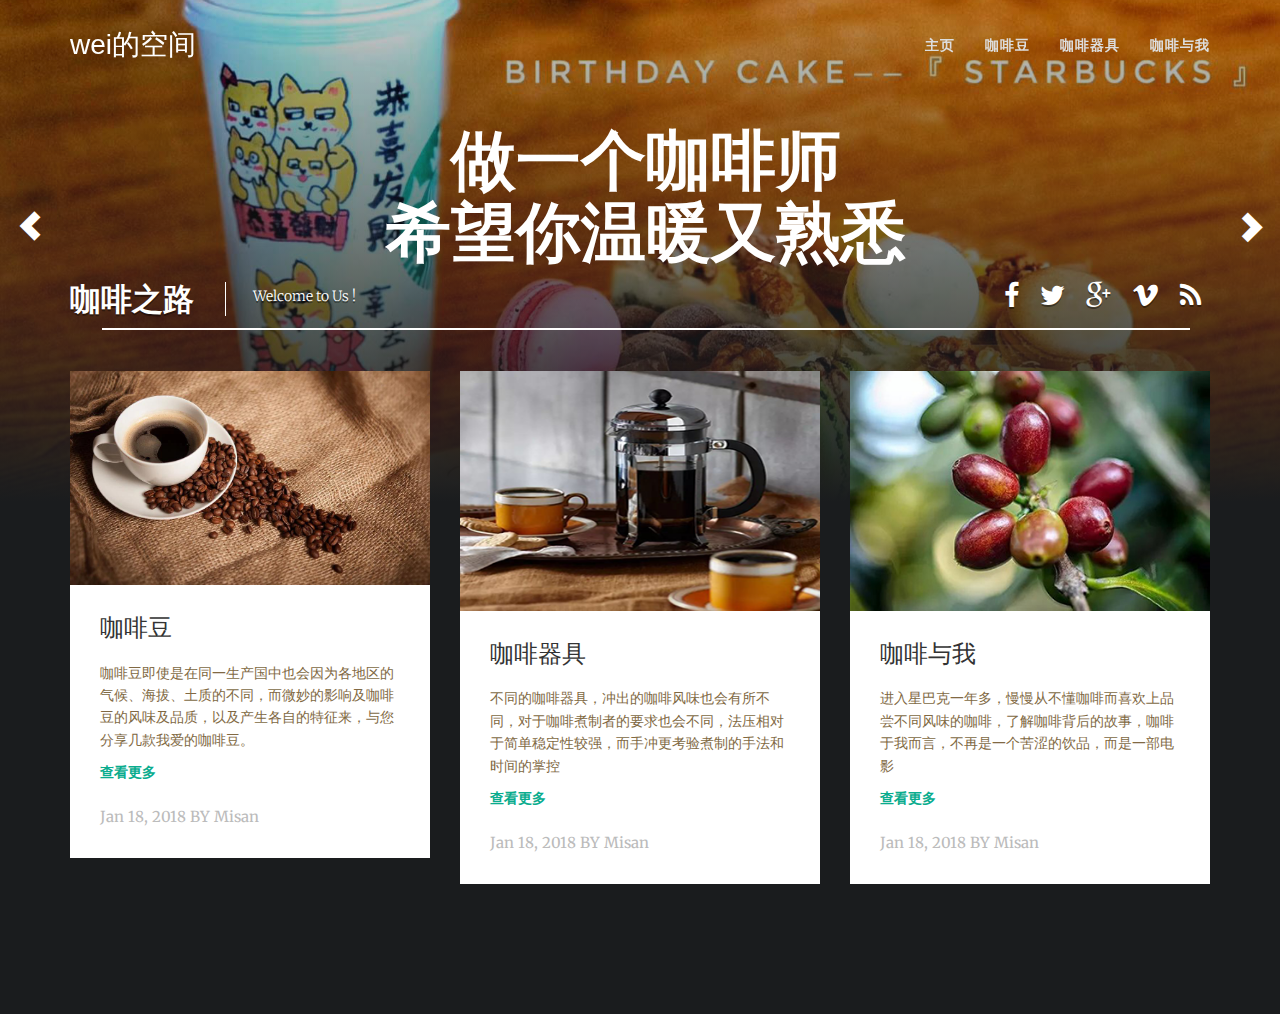
<file: 1421172245/index.html>
<html>
<head>
  <!-- META DATA -->
	<meta charset="utf-8" />
    <meta http-equiv="X-UA-Compatible" content="IE=edge" />
    <meta name="viewport" content="width=device-width, initial-scale=1" />
    <meta name="description" content="Free Bootstrap Themes by HTML5XCSS3 dot com - Free Responsive Html5 Templates">
    <meta name="author" content="#">

	<title>weiminshan</title>
  
	<!-- Bootstrap Core CSS -->
    <link rel="stylesheet" href="css/bootstrap.min.css"  type="text/css">
	
	<!-- Owl Carousel Assets -->
    <link href="owl-carousel/owl.carousel.css" rel="stylesheet">
    <!-- <link href="owl-carousel/owl.theme.css" rel="stylesheet"> -->
	
	<!-- Custom CSS -->
    <link rel="stylesheet" href="css/style.css">
	
	<!-- Custom Fonts -->
    <link rel="stylesheet" href="font-awesome-4.4.0/css/font-awesome.min.css"  type="text/css">
	<link href='http://fonts.googleapis.com/css?family=Asap:400,700' rel='stylesheet' type='text/css'>
	
	<!-- HTML5 Shim and Respond.js IE8 support of HTML5 elements and media queries -->
    <!-- WARNING: Respond.js doesn't work if you view the page via file:// -->
    <!--[if lt IE 9]>
        <script src="js/html5shiv.js"></script>
        <script src="js/respond.min.js"></script>
    <![endif]-->
	
</head>

 <body class="index-page">

	<!-- /////////////////////////////////////////Navigation -->
    <nav class="navbar navbar-default navbar-fixed-top">
        <div class="container">
            <!-- Brand and toggle get grouped for better mobile display -->
            <div class="navbar-header page-scroll">
                <button type="button" class="navbar-toggle" data-toggle="collapse" data-target="#bs-example-navbar-collapse-1">
                    <span class="sr-only">Toggle navigation</span>
                    <span class="icon-bar"></span>
                    <span class="icon-bar"></span>
                    <span class="icon-bar"></span>
                </button>
                <a class="navbar-brand page-scroll" href="index.html">wei的空间</a>
            </div>

            <!-- Collect the nav links, forms, and other content for toggling -->
            <div class="collapse navbar-collapse" id="bs-example-navbar-collapse-1">
                <ul class="nav navbar-nav navbar-right">
					<li>
                        <a class="page-scroll" href="index.html">主页</a>
                    </li>
					<li>
                        <a class="page-scroll" href="single.html">咖啡豆</a>
                    </li>
                    <li>
                        <a class="page-scroll" href="archive.html">咖啡器具</a>
                    </li>
                    <li>
                        <a class="page-scroll" href="contact.html">咖啡与我</a>
                    </li>
                </ul>
            </div>
            <!-- /.navbar-collapse -->
        </div>
        <!-- /.container-fluid -->
    </nav>
	<!-- Navigation -->

	<!-- CAROUSEL -->
	<div id="carousel-example-generic" class="carousel slide hidden-xs" data-ride="carousel" data-interval="4000">
		<!-- Wrapper for slides -->
		<div class="carousel-inner">
			<div class="item active">
				<img src="images/bg1.png" alt="...">
				<!-- Static Header -->
				<div class="container">
				<div class="header-text hidden-xs">
					<div class="col-md-12 text-center">
						<h1>做一个咖啡师</h1>
						<h1>希望你温暖又熟悉</h1>
						
						
						
					</div>
				</div><!-- /header-text -->
				</div>
			</div>
			<div class="item">
				<img src="images/bg2.png" alt="...">
				<!-- Static Header -->
				<div class="header-text hidden-xs">
					<div class="col-md-12 text-center">
						<h1>做一个咖啡师</h1>
						<h1>希望你温暖又熟悉</h1>
						
						
						
					</div>
				</div><!-- /header-text -->
			</div>
			
		</div>
		<!-- Controls -->
		<a class="left carousel-control" href="#carousel-example-generic" role="button" data-slide="prev">
			<span class="glyphicon glyphicon-chevron-left"></span>
		</a>
		<a class="right carousel-control" href="#carousel-example-generic" role="button" data-slide="next">
			<span class="glyphicon glyphicon-chevron-right"></span>
		</a>
	</div> <!-- Carousel -->
	
	<header class="container">
		<div class="site-branding">
			<h1 class="site-title">
				<a href="index.html">
					<span>咖啡之路</span>
				</a>
			</h1>
			<h2 class="site-description">Welcome to Us !</h2>
		</div>
		<div class="social-links">
			<ul class="list-inline">
				<li><a href="#"><i class="fa fa-facebook"></i></a></li>
				<li><a href="#"><i class="fa fa-twitter"></i></a></li>
				<li><a href="#"><i class="fa fa-google-plus"></i></a></li>
				<li><a href="#"><i class="fa fa-vimeo"></i></a></li>
				<li><a href="#"><i class="fa fa-rss"></i></a></li>
			</ul>
		</div>
	</header>
    <div class="copyrights">Collect from <a href="http://www.cssmoban.com/" >企业网站模板</a></div>
	
	<!-- /////////////////////////////////////////Content -->
	<div id="page-content">
	
		<!-- ////////////Content Box 01 -->
		<section class="box-content box-1">
			<div class="container">
				<div class="row">
					<div class="col-md-4">
						<div class="box-item">
							<img src="images/kafeidou.jpg" class="img-responsive"/>
							<div class="content">
								<h3>咖啡豆</h3>
								<p> 咖啡豆即使是在同一生产国中也会因为各地区的气候、海拔、土质的不同，而微妙的影响及咖啡豆的风味及品质，以及产生各自的特征来，与您分享几款我爱的咖啡豆。</p>
								<a href="single.html">查看更多</a>
								<br><br>
								<span>Jan 18, 2018 BY  Misan</span><br>
							</div>
						</div>
						
						
						
					</div>
					<div class="col-md-4">
						<div class="box-item">
							<img src="images/qiju.png" class="img-responsive"/>
							<div class="content">
								<h3>咖啡器具</h3>
								<p> 不同的咖啡器具，冲出的咖啡风味也会有所不同，对于咖啡煮制者的要求也会不同，法压相对于简单稳定性较强，而手冲更考验煮制的手法和时间的掌控</p>
								<a href="archive.html">查看更多</a>
								<br><br>
								<span>Jan 18, 2018 BY  Misan</span><br>
							</div>
						</div>
						 
						
						
					</div>
					<div class="col-md-4">
						<div class="box-item">
							<img src="images/yuwo.jpg" class="img-responsive"/>
							<div class="content">
								<h3>咖啡与我</h3>
								<p>  进入星巴克一年多，慢慢从不懂咖啡而喜欢上品尝不同风味的咖啡，了解咖啡背后的故事，咖啡于我而言，不再是一个苦涩的饮品，而是一部电影</p>
								<a href="contact.html">查看更多</a>
								<br><br>
								<span>Jan 18, 2018 BY  Misan</span><br>
							</div>
						</div>
						
						
						
					</div>
				</div>
			</div>
		</section>
	</div>
	
	<!-- FOOTER -->

  
	<!-- jQuery -->
	<script type="text/javascript" src="js/jquery-2.1.1.js"></script>
	<script type="text/javascript" src="js/bootstrap.min.js"></script>
	
	<!-- Custom Theme JavaScript -->
	<script src="js/agency.js"></script>

	<!-- Plugin JavaScript -->
	<script src="js/jquery.easing.min.js"></script>
	<script src="js/classie.js"></script>
	<script src="js/cbpAnimatedHeader.js"></script>
	
</body>
</html>
</file>
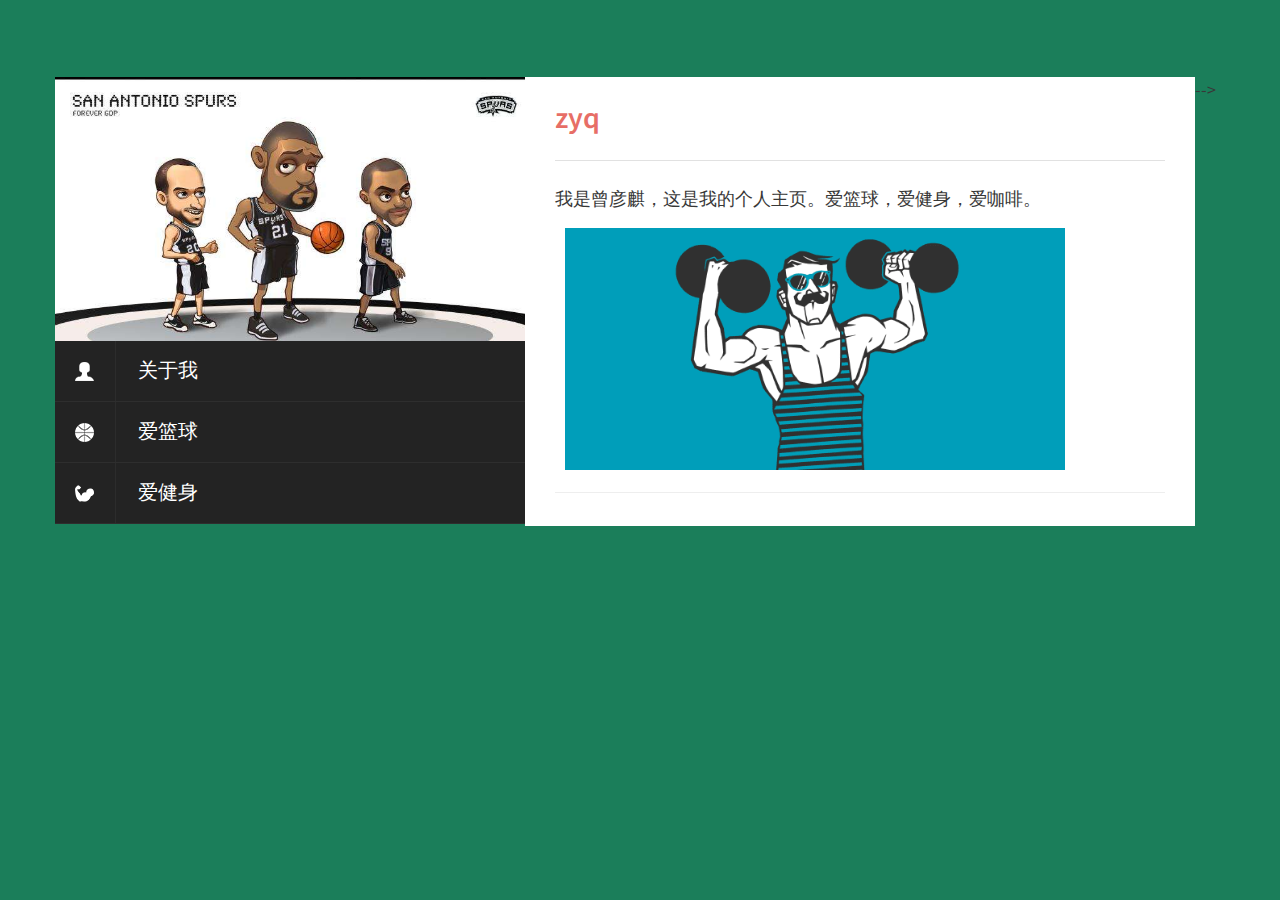
<file: 1421172256/index.html>
<!DOCTYPE html>
<html>
<head>
	<meta charset="utf-8">
	<meta name="viewport" content="width=device-width, initial-scale=1.0">
	
	<title>zyq</title>
	<link href="css/demo.css" rel="stylesheet" type="text/css">
	 <link rel="stylesheet" href="css/jqbar.css" />
	<link rel="stylesheet" type="text/css" href="css/bootstrap.css">
	<link rel="stylesheet" type="text/css" href="css/bootstrap-responsive.css">

	<link href='http://fonts.googleapis.com/css?family=Source+Sans+Pro:300,600' rel='stylesheet' type='text/css'>

	<link rel="stylesheet" type="text/css" href="css/style.css">
	
	<link rel="stylesheet" href="font-awesome/css/font-awesome.min.css">
    <link rel="stylesheet" type="text/css" href="css/simpletextrotator.css" />
    
    <!--[if lt IE 9]> 
			<style>
				.rw-wrapper{ display: none; } 
				.rw-sentence-IE{ display: block;  }
			</style>
	<![endif]-->
</head>
<body >

	<div class="container topbottom">
		<div class="row-fluid">

			<div class="span5">
				<img src="img/1.jpg" alt="Profile Avatar" class="avatar">

				<div class="navigation">
					<div>
						<ul>
							<li>
								<img src="img/about-icon.png">
								<a href="index.html">关于我</a>
							</li>
							<li>
								<img src="img/1.png">
								<a href="portfolio.html">爱篮球</a>
							</li>
							<li>
								<img src="img/2.png">
								<a href="follow.html">爱健身</a>
							</li>
							
						</ul>
					</div>
				</div> 			
			</div>
            <div class="copyrights">Collect from <a href="http://www.cssmoban.com/" title="模板之家">模板之家</a></div>

			<div class="span7 homeabout">
				<div class="person">
					<span class="name">zyq</span>
					
				</div>
				<div class="desciption home">
					<p>我是曾彦麒，这是我的个人主页。爱篮球，爱健身，爱咖啡。</p>
					<img src="img/js.gif" style="background: space;width: 500px;"">

				</div>	
				</div> -->
				<div class="row">
                           
						</div>
					</div>					
					
				</div>			
				
			</div>

		</div>
	</div>
    <script src="js/jquery-1.7.1.min.js" type="text/javascript"></script>
	<script src="js/jqbar.js" type="text/javascript"></script>
	
	<script type="text/javascript">
	 $(document).ready(function () {			
		
            $('#bar-1').jqbar({ label: 'HTML5', value: 80, barColor: '#21ba82' });

            $('#bar-2').jqbar({ label: 'CSS', value: 99, barColor: '#21ba82' });

            $('#bar-3').jqbar({ label: 'JavaScript', value: 85, barColor: '#21ba82' });

            $('#bar-4').jqbar({ label: 'WordPress', value: 75, barColor: '#21ba82' });

          
			
			$('#bars-content .content').css({'opacity':'0',display:'none'});
			$('#bars-content .content:eq(0)').css('display','block').animate({opacity:1},1000);
			$('.jqbar:first').addClass('active');
			$('.jqbar').hover(function(){ $(this).addClass('hover');},function(){ $(this).removeClass('hover');});
			$('.jqbar').click(function(){
				$('.jqbar').removeClass('active');
				var id = $(this).addClass('active').attr('id').replace('bar','content');				
				$('#bars-content .content').css({'opacity':'0',display:'none'});
				$('#' + id).css('display','block').animate({opacity:1},1000);
				
			});		
			
			/* $(".rotate").textrotator({
				animation: "spin",
				separator: ",",
				speed: 2000
			  });
			*/
			
        });
		
    </script>
    <script type="text/javascript" src="js/jquery.simple-text-rotator.min.js"></script>
  			
</body>
</html>
</file>
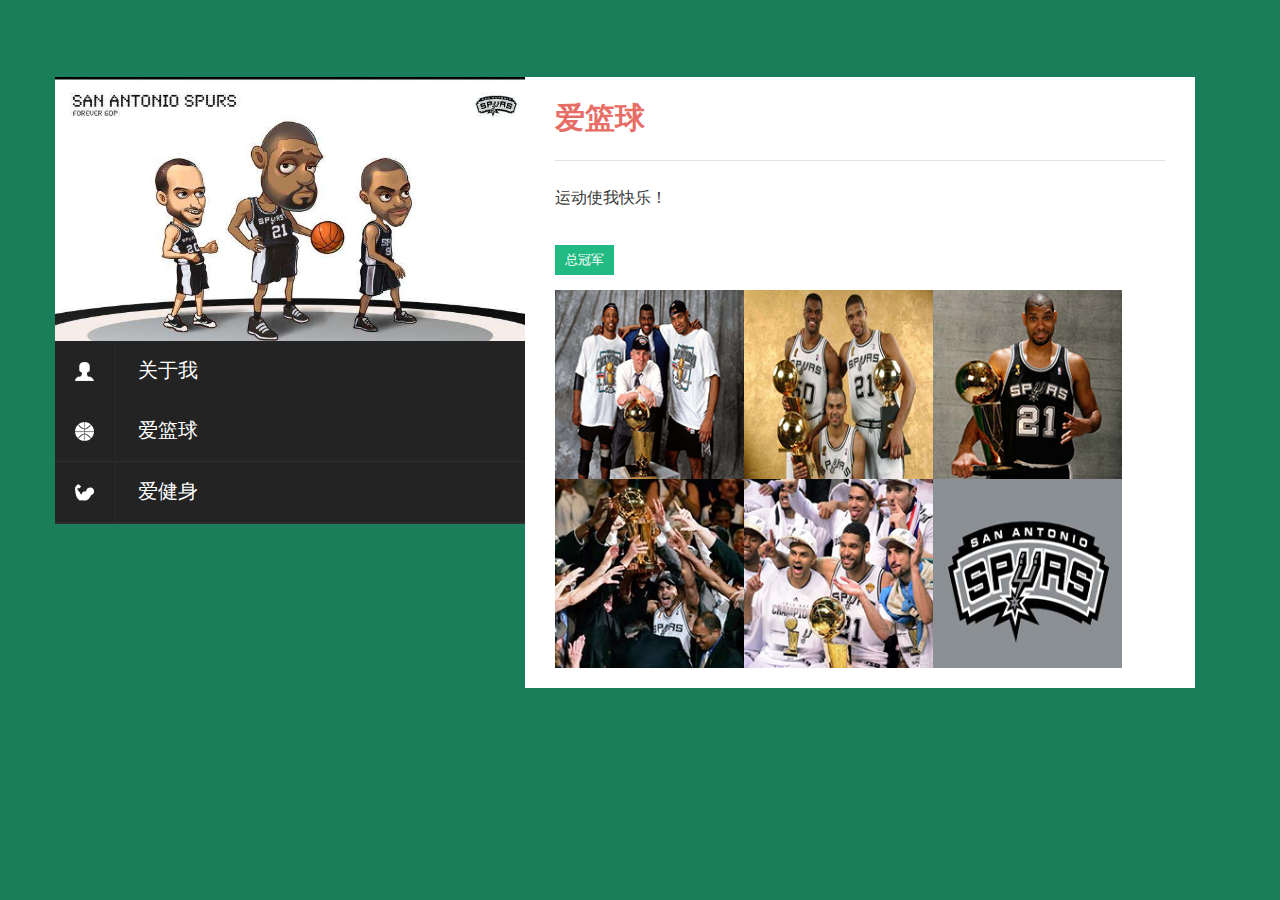
<file: 1421172256/portfolio.html>
<!DOCTYPE html>
<html>
<head>
<meta charset="utf-8">
<meta name="viewport" content="width=device-width, initial-scale=1.0">
<title>zyq</title>
<link href="css/demo.css" rel="stylesheet" type="text/css">
<link rel="stylesheet" type="text/css" href="css/bootstrap.css">
<link rel="stylesheet" type="text/css" href="css/bootstrap-responsive.css">
<link href='http://fonts.googleapis.com/css?family=Source+Sans+Pro:300,600' rel='stylesheet' type='text/css'>
<link rel="stylesheet" type="text/css" href="css/style.css">
<link rel="stylesheet" type="text/css" href="css/jquery.fancybox.css">
<link rel="stylesheet" href="font-awesome/css/font-awesome.min.css">

<!--[if lt IE 9]> 
			<style>
				.rw-wrapper{ display: none; } 
				.rw-sentence-IE{ display: block;  }
			</style>
	<![endif]-->
</head>
<body ">
<div class="container topbottom">
  <div class="row-fluid">
    <div class="span5"> <img src="img/1.jpg" alt="Profile Avatar" class="avatar">
      <div class="navigation">
        <div>
          <ul>
            <img src="img/about-icon.png">
                <a href="index.html">关于我</a>
              </li>
              <li>
                <img src="img/1.png">
                <a href="portfolio.html">爱篮球</a>
              </li>
              <li>
                <img src="img/2.png">
                <a href="follow.html">爱健身</a>
              </li>
              <li>

          </ul>
        </div>
      </div>
    </div>
    <div class="span7 homeabout">
      <div class="person"> <span class="name">爱篮球</span> </div>
      <div class="desciption">
        <p class="font16">运动使我快乐！</p>
      </div>
      <div id="portfolio" class="white">
        <ul id="portfolio-filter">
          <li><a href="#" class="current" data-filter="*">总冠军</a></li>
        </ul>
        <ul id="portfolio-list">
          <li class="illustration print">
            <div class="flip-container">
              <div class="flipper"><a href="img/portfolio/1999.jpg" title="Lorem ipsum dolor sit amet, consectetur adipiscing elit. Etiam quis mi eu elit tempor facilisis id et neque" rel="portfolio" class="folio">
                <div class="front">  <img src="img/portfolio/c1.jpg" alt=""> </div>
                <div class="back">
                  <h4>1999总冠军</h4>
                </div>
                
                </a>
              </div>
            </div>
          </li>
          <li class="webdesign">
            <div class="flip-container">
              <div class="flipper">
              
              <a  href="img/portfolio/2003.jpg"  rel="portfolio" class="folio">
                <div class="front">  <img src="img/portfolio/c2.jpg" alt="" >  </div>
                <div class="back">
                  <h4>2003总冠军</h4>
                </div>
              </a>  
              </div>
            </div>
          </li>
          <li class="photoghraphy">
            <div class="flip-container">
              <div class="flipper">
              
              <a  href="img/portfolio/2007.jpg"  rel="portfolio" class="folio">
                <div class="front">  <img src="img/portfolio/c3.jpg" alt="" > </div>
                <div class="back">
                  <h4>2007总冠军</h4>
                </div>
              </a> 
                
              </div>
            </div>
          </li>
          <li class="animation print">
            <div class="flip-container">
                <div class="flipper">
                <a href="img/portfolio/2005.jpg" rel="portfolio" class="folio">
                    <div class="front">
                    	 <img src="img/portfolio/c4.jpg" alt="" />
                    </div>
                     <div class="back">
                      <h4>2005总冠军</h4>
                      
                    </div>
                    
                 </a>   
                    
               </div>
           </div>
            </li>
          <li class="animation">
            <div class="flip-container">
              <div class="flipper">
                <a href="img/portfolio/2014.jpg" rel="portfolio" class="folio">
                <div class="front"> <img src="img/portfolio/c5.jpg" alt="" >  </div>
                <div class="back">
                  <h4>2014总冠军</h4>
                
                </div>
                </a>
              </div>
            </div>
          </li>
          <li class="webdesign print">
            <div class="flip-container">
              <div class="flipper">
                <a href="img/portfolio/logo.jpg" rel="portfolio" class="folio">
                <div class="front">  <img src="img/portfolio/logo-1.jpg" alt="" >  </div>
                <div class="back">
                  <h4>马刺队logo</h4>
                </div>
                </a>
                

        </ul>
      </div>
    </div>
  </div>
</div>
<script src="js/jquery-1.7.1.min.js" type="text/javascript"></script>
<script src="js/modernizr.js"></script> 
<script type="text/javascript" src="js/jquery.fancybox.pack.js"></script> 
<script type="text/javascript" src="js/jquery.isotope.min.js"></script> 
<script src="js/custom.js" type="text/javascript"></script> 
<script type="text/javascript">
	$(document).ready(function(){		
		$('.flip-container').hover(function(){				
			$(this).addClass('flip');
		},function(){
			$(this).removeClass('flip');
		});
	});
</script>
  
</body>
</html>
</file>
<file: 1421172245/css/style.css>
/* ==== Google font ==== */
@import url(https://fonts.googleapis.com/css?family=Merriweather);
@import url(https://fonts.googleapis.com/css?family=Open+Sans);

/* ---------------------------------------------------------------------------- */
/* ------------------------------------Html-Body------------------------------- */
/* ---------------------------------------------------------------------------- */
body {font-family: 'Merriweather', serif;color: #666;background: #1A1C1E;font-size: 14px;line-height: 1.6em;font-weight: 400;position: relative;}
html, body {width:100%; padding:0; margin:0;}

::-moz-selection{background:#000;color:#fff;text-shadow:none}
::selection{background:#000;color:#fff;text-shadow:none}
/* ---------------------------------------------------------------------------- */
/* ---------------------------------------------------------------------------- */
/* ---------------------------------------------------------------------------- */
html { -webkit-text-size-adjust: none;}
.video embed,.video object,.video iframe { width: 100%;  height: auto;}
img{max-width:100%;	height: auto;width: auto\9; /* ie8 */}
figure { margin: 0; }

h1 {font-size: 38px;}
h2 {font-size: 36px;}
h3 {font-size: 32px;}
h4 {font-size: 28px;}
h5 {font-size: 24px;}
h6 {font-size: 20px;}

h1,h2,h3,h4,h5,h6 {font-weight: 600;color: #111;}

p { color:#816943;}

a {
   color: #333;
   -webkit-transition: all .2s ease-in-out;
   -moz-transition: all .2s ease-in-out;
   transition: all .2s ease-in-out;
}

a:hover,
a:focus {text-decoration: underline;color: #333;}

input:not([type]), input[type="color"], input[type="email"], input[type="number"], input[type="password"], input[type="tel"], input[type="url"], input[type="text"], input[type="search"], textarea, .form-control, select {
    border: 2px solid #E7E7E7;
    border-radius: 0 0 0 0;
    box-shadow: none;
    color: #999999;
    display: block;
    font-size: 14px;
    font-weight: normal;
    height: 40px;
    line-height: 1.2;
    margin: 10px 0;
    outline: medium none;
    padding: 5px 10px 0;
    transition: border-color 0.2s ease-in-out 0s, color 0.2s ease-in-out 0s;
    width: 100%;
	background-color: transparent;
    border: 2px solid #444444;
}

.f-right{float: right;}
.f-left{float: left;}
.t-center{text-align: center; margin: 0 auto;}
.t-right{text-align: right;}
.t-left{text-align: left;}

.post{}
.post:after, .post:before, article:after, article:before, section:after, section:before{clear: both; content: '\0020'; display: block; visibility: hidden; width: 0; height: 0;}

.clear{content: "\0020"; display: block; height: 0; clear: both; visibility: hidden; }
.clearfix:after, .clearfix:before{clear: both; content: '\0020'; display: block; visibility: hidden; width: 0; height: 0;}
.copyrights{
	text-indent:-9999px;
	height:0;
	line-height:0;
	font-size:0;
	overflow:hidden;
}
.no-gutter > [class*=col-] {
    padding-right: 0;
    padding-left: 0;
}

.text-primary {
    color: #0AAC8E;
}

hr{max-width: 50px;
    border-color: #0AAC8E;
    border-width: 5px;}

/* ---------------------------------------------------------------------------- */
/* ----------------------------------Navbar------------------------------------ */
/* ---------------------------------------------------------------------------- */
.navbar-default .navbar-nav > .active > a, .navbar-default .navbar-nav > .active > a:hover, .navbar-default .navbar-nav > .active > a:focus{background: none;}
.navbar-default {border-color: transparent;background-color: #222;}
.navbar-default .navbar-brand {font-family: Helvetica,Arial,cursive;color: #fff;}
.navbar-default .navbar-brand:hover,
.navbar-default .navbar-brand:focus,
.navbar-default .navbar-brand:active,
.navbar-default .navbar-brand.active {color: #fec503;}

.navbar-default .navbar-collapse {border-color: rgba(255,255,255,.02);}

.navbar-default .navbar-toggle {border: none;background-color: #0AAC8E;}
.navbar-default .navbar-toggle span.icon-bar{background-color: #fff;}
.navbar-default .navbar-toggle:hover,
.navbar-default .navbar-toggle:focus {background-color: #0AAC8E;}

.navbar-default .nav li a {text-transform: uppercase;font-family: Helvetica,Arial,sans-serif;font-weight: bold;letter-spacing: 1px;color: #ddd;}
.navbar-default .nav li a:hover,
.navbar-default .nav li a:focus {outline: 0;color: #fff;}

.navbar-default .navbar-nav>.active>a {border-radius: 0;color: #ddd;background: none;}
.navbar-default .navbar-nav>.active>a:hover,
.navbar-default .navbar-nav>.active>a:focus {}

@media(min-width:768px) {
    .navbar-default {
        padding: 20px 0;
        border: 0;
        background-color: transparent;
        -webkit-transition: padding .3s;
        -moz-transition: padding .3s;
        transition: padding .3s;
    }

    .navbar-default .navbar-brand {
        font-size: 2em;
        -webkit-transition: all .3s;
        -moz-transition: all .3s;
        transition: all .3s;
    }
    .navbar-default.navbar-shrink {
        padding: 0;
        background-color: rgba(0, 0, 0, 0.9);
    }
	
	.navbar-default.navbar-shrink .nav li a{color: #ddd;}
	.navbar-default.navbar-shrink .nav li a:hover,
	.navbar-default.navbar-shrink .nav li a:focus
	{color: #fff;}
	
    .navbar-default.navbar-shrink .navbar-brand {
        font-size: 1.5em;
    }
}

/* Carousel Styles */
.carousel-inner {position: relative;z-index: -1;}
.carousel-inner::before{background: rgba(0, 0, 0, 0.2) linear-gradient(transparent, #1a1c1e) repeat scroll 0 0;bottom: 0;content: "";display: block;height: 100%;left: 0;position: absolute;width: 100%;z-index: 10;}
.carousel-inner img {width: 100%;}

.carousel-control {width: 0;}
.carousel-control.left,
.carousel-control.right {opacity: 1;filter: alpha(opacity=100);background-image: none;background-repeat: no-repeat;text-shadow: none;}
.carousel-control .glyphicon-chevron-left, 
.carousel-control .glyphicon-chevron-right, 
.carousel-control .icon-prev, 
.carousel-control .icon-next {position: absolute;top: 45%;z-index: 5;display: inline-block;}
.carousel-control .glyphicon-chevron-left,
.carousel-control .icon-prev {left: 30px;}
.carousel-control .glyphicon-chevron-right,
.carousel-control .icon-next {right: 30px;}
.carousel-control.left span:hover,
.carousel-control.right span:hover {opacity: .7;filter: alpha(opacity=70);}


.carousel-inner > .item {margin-left:0;margin-top:0;margin-bottom:0;padding-left: 0;width: 100%;height: auto;}
.carousel-inner > .item > img,
.carousel-inner > .item > a > img {display: block;max-width: 100%;height: auto;margin-left:0;padding-left: 0;}

/* Carousel Header Styles */
.header-text {position: absolute;top: 25%;left: 8%;right: auto;width: 85%;color: #fff;z-index: 9999;border-bottom: 2px solid #fff;padding-bottom: 60px;}
.header-text h1{margin-top: 0;margin-bottom: 0;text-transform: uppercase;font-weight: 700;color: #fff;font-size: 65px;}
.header-text hr{margin: 30px auto;}
.header-text p{ margin-bottom: 50px;font-size: 18px;font-weight: 300;color: rgba(255,255,255,.7);}
.header-text .btn-primary{background-color: #0AAC8E;border:none;padding: 10px 20px;}


/* ---------------------------------------------------------------------------- */
/* ----------------------------------Header------------------------------------ */
/* ---------------------------------------------------------------------------- */	
.sub-page header{min-height: 250px;padding: 130px 7px 0;}
.index-page header{margin-top: -220px;margin-bottom: 250px;}
@media(max-width:767px){
	.index-page header{margin-top: 130px;margin-bottom: 0px;}
}
.site-branding {
    display: inline-block;
    float: left;
    margin: 0;
}
h2.site-description {
    margin: 7px;
    padding-left: 1.2em;
	font-size: 14px;
	font-weight: 300;
}
.site-title, .site-description {
    display: inline-block;
    margin: 0;
    vertical-align: top;
	text-shadow: 0 2px 0 rgba(0, 0, 0, 0.4);
	color: #fff;
}
h1.site-title{font-size: 31px;text-transform: uppercase;color: #fff;border-right: 1px solid #fff;padding-right: 1em;}
h1.site-title a{color: #fff;margin: 0;}
h1.site-title a:hover {text-decoration: none;}

.social-links{float: right;}
.social-links i.fa{color: #fff;text-shadow: 0 2px 0 rgba(0, 0, 0, 0.4);font-size: 27px;margin: 0 4px;}

/* ---------------------------------------------------------------------------- */
/* ---------------------------------Content------------------------------------ */
/* ---------------------------------------------------------------------------- */	
#page-content{}

/* ---HomePage--- */
.index-page .box-content {padding: 100px 0;}
.index-page .box-content.box-1 {margin-top: -300px;}
@media(max-width:767px){
	.index-page .box-content.box-1 {margin-top: 0;}
}
.box-content.box-1 .box-item{background-color: #fff;margin: 0 auto 30px;max-width: 500px;}
.box-content.box-1 .box-item:hover img{opacity: 0.9;} 
.box-content.box-1 .box-item .content{padding: 10px 30px 30px;} 
.box-content.box-1 .box-item img {width: 100%;}
.box-content.box-1 .box-item a{color: #0aac8e;font-weight: bold;}
.box-content.box-1 .box-item .content h3{font-weight: 500;color: #333;font-size: 24px;margin-bottom: 20px;} 
.box-content.box-1 .box-item .content span{color: #bbb;font-size: 15px;}

/* ----------------- */
/* ---MainContent--- */
#main-content {margin: 0 0 80px;background: #fff;}
@media(max-width:767px){
}

article{}
article:after, article:before{clear: both; content: '\0020'; display: block; visibility: hidden; width: 0; height: 0;}
article .info {margin: 5px 0 10px 0;}
article .info span{display: block;}
article .info a{color: #17B3E8;text-decoration: none;}
article .info a:hover {color:#000;}
article h1 {font-size: 30px;}
article h2 {font-size: 22px;}
article img{width:auto;}
article .art-content{padding: 50px;}

/* ----------------- */
/* -----SideBar----- */
#sidebar{}

.widget{padding: 50px;}
.widget:after, .widget:before{clear: both; content: '\0020'; display: block; visibility: hidden; width: 0; height: 0;}
.widget ul li{list-style:none;}
.widget .heading { margin: 20px 0;}
.widget .heading h4 {font-size: 25px;}
.widget .content {margin-top:30px;}

.wid-related {}
.wid-related h4{font-weight: 500;font-size: 20px;}

/* ---------------------------------------------------------------------------- */
/* ----------------------------------Footer------------------------------------ */
/* ---------------------------------------------------------------------------- */
footer{color: #444;font-size: 13px;}
footer ul {padding: 0;margin-top: 10px;}
footer ul li{list-style: none;}
footer a {color: #444;}
footer a:hover {color: #fff;text-decoration: underline;}	

footer .col-footer{margin: 10px 0 30px;}

footer .wrap-footer{padding:40px 0; background-color:#EAECEE;}
footer .bottom-footer{background-color: #EAECEE;color: #fff;text-align: center;padding: 40px 0px 70px;}
footer .bottom-footer a{font-weight: bold;}
footer .bottom-footer a:hover{color: #444;}
footer ul.social-buttons li a{display: block;width: 35px;height: 35px;border-radius: 100%;font-size: 20px;color: #222;background-color: #fff;transition-duration: 0.4s;}
footer ul.social-buttons li a:hover{background-color: #0aac8e;color: #fff;}
footer ul.social-buttons li a i{margin-top: 7px;}

.footer-title:before {background-color: #0aac8e;content: "";height: 1em;left: 0;margin-top: -0.5em;position: absolute;top: 50%;width: 3px;}
.footer-title {display: block;font-weight: bold;letter-spacing: 1px;margin-top: -5px;padding-left: 13px;position: relative;text-transform: uppercase;font-size: 14px;color: #333;margin-top: 20px;}

.footer-tags a{color: #444; border: 1px solid #444; padding: 4px 10px;line-height: 2.4;font-size: 13px;text-transform: capitalize;}
.footer-tags a:hover{color: #fff;text-decoration: none;background: #0aac8e;border: 1px solid #0aac8e;}

.widget_recent_entries li{
    border-bottom: 1px solid rgba(255, 255, 255, 0.1);
    color: #999999;
    font-size: 11px;
    margin-bottom: 0;
    padding: 15px 0 16px;
    text-transform: uppercase;
}
 .widget_recent_entries li a:before {
    content: "";
    font-family: "FontAwesome";
    left: 0;
    line-height: 1;
    margin-top: -5px;
    position: absolute;
    top: 50%;
}
.widget_recent_entries li a {font-weight:bold;text-transform:uppercase;color: #444;display:inline-block;position:relative;padding-left:14px;letter-spacing:1px;font-size: 10px;}
/* ---------------------------------------------------------------------------- */
/* -------------------------------------Contact-------------------------------- */
/* ---------------------------------------------------------------------------- */
.contact h2{font-size: 34px; font-weight: 500;letter-spacing: 3px;padding-top: 20px ;text-align: center;}

#contact_form {padding:25px;}

#ff label {cursor:pointer;margin:px 0;display:block;font-weight:bold;}
#ff input {display:block;width:100%;color:#000;padding:10px;margin: 5px 0 25px 0;}
#ff textarea {display:block;width:100%;height:200px;background-color:#fff; color:#000;padding:10px;margin: 5px 0 25px 0;}

#ff .sendButton {border: none;cursor:pointer;background-color: #000;-webkit-border-radius:3px;-moz-border-radius:3px;border-radius:3px;;width:100px;color:#ffffff;}
#ff .sendButton:hover {background-color: #333;}

.message{text-align: center;margin: 50px 0;}
.message .wrap{	padding: 50px; background: #ffffff; border: 1px solid #333333;display: inline-block;border-radius: 5px;-webkit-border-radius: 5px;-moz-border-radius: 5px;-khtml-border-radius: 5px;}
.message .back{margin-top: 30px;}

/* ---------------------------------------------------------------------------- */
/* ------------------------------------Button---------------------------------- */
/* ---------------------------------------------------------------------------- */
.btn {
	border-radius: 2px;
	position: relative;
	display: inline-block;
	outline: none;
	color: #fff;
	text-decoration: none;
	text-transform: uppercase;
	letter-spacing: 1px;
	font-weight: 400;	
	text-shadow: 0 0 1px rgba(255,255,255,0.3);
	font-size: 13px;
}
a.btn:focus{outline: 0;}

.btn-skin {padding: 7px 20px;line-height: 26px;font-weight: bold;color: #fff;background-color: #0AAC8E;}

/* ---------------------------------------------------------------------------- */
/* ----------------------------------Background gradients---------------------------------- */
/* ---------------------------------------------------------------------------- */
.site-gradients figure:before { background-color: #000; }
.site-gradients-media:before{
	background: transparent;
	background: -webkit-linear-gradient(       top, rgba(26,28,30, 0) 0%, #1a1c1e 100% );
	background:         linear-gradient( to bottom, rgba(26,28,30, 0) 0%, #1a1c1e 100% );
}
.site-gradients-media{
	position: absolute;
	width: 100%;
	max-width: 100%;
	max-height: 100%; /* the banner will be the height of the screen size due to fixed positioning */
	left: 0;
	top: 0;
	overflow: hidden;
	z-index: -1;
}
.site-gradients-media:before{
	content: '';
	position: absolute;
	display: block;
	width: 100%;
	height: 62%;
	left: 0;
	bottom: 0;
	z-index: 1;
}
.site-gradients figure {
	position: relative;
	z-index: 0;
}
.site-gradients figure:before {
	content: '';
	position: absolute;
	display: block;
	width: 100%;
	height: 100%;
	left: 0;
	top: 0;
	opacity: .4;
	z-index: 1;
}

.site-gradients img {
	position: relative;
	width: 100%;
	height: auto;
	z-index: 0;
}
.site-gradients img {
	top: -20px;
	-webkit-transform: scaleX(-1);
	   -moz-transform: scaleX(-1);
		-ms-transform: scaleX(-1);
			transform: scaleX(-1);
	-webkit-filter: blur(10px) grayscale(100%) contrast(66%);
	   -moz-filter: blur(10px) grayscale(100%) contrast(66%);
		-ms-filter: blur(10px) grayscale(100%) contrast(66%);
			filter: blur(10px) grayscale(100%) contrast(66%);
	filter:progid:DXImageTransform.Microsoft.Blur(PixelRadius='10');
	filter: url('data:image/svg+xml;utf8,<svg xmlns="http://www.w3.org/2000/svg"><filter id="blur-grayscale-contrast"><feGaussianBlur stdDeviation="10" /><feColorMatrix type="matrix" values="0.3333 0.3333 0.3333 0 0 0.3333 0.3333 0.3333 0 0 0.3333 0.3333 0.3333 0 0 0 0 0 1 0" /><feComponentTransfer><feFuncR type="linear" slope=".66" intercept="-(0.5 * .66) + 0.5" /><feFuncG type="linear" slope=".66" intercept="-(0.5 * .66) + 0.5" /><feFuncB type="linear" slope=".66" intercept="-(0.5 * .66) + 0.5" /></feComponentTransfer></filter></svg>#blur-grayscale-contrast'); /* Firefox */
}
/* ---------------------------------------------------------------------------- */
/* --------------------------------Google-Map---------------------------------- */
/* ---------------------------------------------------------------------------- */
.maps iframe{
    pointer-events: none;
}
</file>
<file: 1421172256/css/demo.css>
﻿
</file>
<file: 1421172256/css/jqbar.css>
.jqbar
{
    position: relative;
    /*top: 100px;*/
	cursor:pointer;
}
.jqbar.vertical
{
    text-align: center;
    display: inline-block;
}
.jqbar.vertical span
{
    display: block;
    font-size: 11px;
    font-weight: bold;
}
.jqbar.vertical .bar-percent
{
    font-size: 12px;
    font-weight: bold;
    position: absolute;
    height: 20px;
    margin-bottom: 5px;
    width: 100%;
}
.jqbar.vertical .bar-level-wrapper
{
    position: relative;
    display: inline-block;
    overflow: hidden;
}
.jqbar.vertical .bar-level
{
    position: absolute;
}

/*horizontal*/
.jqbar.horizontal  { margin-bottom:1px; float:left; margin-top:6px;}
.jqbar.horizontal.active .bar-level {background:rgb(25, 151, 105);}
.jqbar.horizontal span
{
    display: inline-block;
    font-size: 13px;
	font-weight: normal;
	width: 75px;
	border-radius: 50px;
	float: left;
margin-top: 1px;
	}
.jqbar.horizontal .bar-percent
{
    font-size: 12px;
   margin-bottom: 5px;
   height:20px;
}
</file>
<file: 1421172256/css/style.css>
body{
	font-family: 'Source Sans Pro', sans-serif;
	font-size: 18px;
	color: #383838;
	line-height: 30px;
	background: #1b7e5a;
	line-height: 1.5;
}
#horizontal-ad{display:block;}
#box-ad{display:none;}
.topbottom {margin: 6% auto;}

a, a:hover{
	text-decoration: none;
}

.avatar { width:100%;}
.navigation > div{
	background: url('../img/sep.png') repeat-y 60px 195px;
}

.navigation{
	background: #232323;
	font-size: 20px;
	line-height: 60px;
}

.navigation ul{
	margin: 0 !important;
}

.navigation li{
	list-style-type: none !important;
	border-bottom: 1px solid #2e2e2e;
}

.navigation li:hover{
	background: #161616;
	-webkit-transition: 0.3s linear;
	-moz-transition: 0.3s linear;
	-ms-transition: 0.3s linear;
	-o-transition: 0.3s linear;
	transition: 0.3s linear;
}

.navigation img{
	padding: 0 20px;
}

.navigation a, 
.navigation a:hover{
	color: #fff !important;
	line-height: 60px;
	padding-left: 20px;
	display: inline-block;
}

.homeabout{
	background: #fff;
	margin: 0 !important;
	padding: 20px 30px ;
	min-height:439px!important;
}

.person{
	font-size: 30px;
	border-bottom: 1px solid #e1e1e1;
	padding-bottom: 20px;
	line-height: normal;
	margin: 0;
}
.font16 { font-size:16px; }
.person a,
.person a:hover{
	color: #21ba82 !important;
}

.name{
	font-weight: 600;
	color: #e76e66;
}

.greentext{
	color: #21ba82;
}

.desciption{
	padding-top: 20px;
	
}

.desciption.home { 
	border-bottom: 1px solid #eee;
	padding-bottom: 12px;
	margin-bottom: 13px;
}
.copyrights{
	text-indent:-9999px;
	height:0;
	line-height:0;
	font-size:0;
	overflow:hidden;
}

.title{
	font-size: 25px;
	line-height: 30px;
	font-weight: normal;
}

.desciption p {
	margin: 5px 0 !important;
}

.row {
	margin-left: 0px !important;
	margin-bottom: 24px;
	margin-top: 10px;
}

.margin-center{
	text-align: center;
}

.margin-right {
	text-align: right;
}

.desciption img {
	padding: 10px;
	background: #232323;
}

.img { float: left; }
.text { float: left; padding-right: 5px; width: 172px; }
.text > h4 { color: #fff; margin-bottom: 0px; }
.text > p { font-size: 14px; color: #dcdcdc; line-height: 18px; }
.big { background: #232323; width: 339px; overflow: hidden; float:left; margin-right: 6px; }
#bars-content .content{ font-size: 16px; background: #F1F1F1; padding: 18px;} 
.jqbar.active {}

/* Social Stats */

.social-stats { margin:0; padding:0; margin-bottom:30px; margin-top:15px;}
.social-stats  li { background:#232323; float:left; list-style:none; margin-right:20px; }
.social-stats a { color:#fff; font-weight:normal; }
.social-stats .icon {padding: 10px 0; width:50px; text-align:center; float:left;}
.social-stats .iconf  { background:#3f67c0;  }
.social-stats .icont  { background:#35b5eb;  }
.social-stats .icong  { background:#eb5b4c;  }
.social-stats .iconin  { background:#4875B4; }
.social-stats .iconr  { background:#ff5b26;  }
.socialvalue { padding: 10px 15px; float:left; color:#fff; font-size:16px; }


/* Contact Form */

.contact-form input, .contact-form  textarea { border-radius:0; border:1px solid #ededed;  box-shadow:none;}
.contact-form input{ width:95%; height:30px; line-height:30px;}
.contact-form input:hover, .contact-form  textarea:hover { border:1px solid #dddddd; box-shadow:none; } 
.contact-form textarea{ width:97.5%; }

.contact-form input[type="submit"] { background:#1b7e5a; color:#fff; font-weight:bold; border:none; height:40px; line-height:30px; width:100%; }
.contact-form input[type="submit"]:hover { background:#15704f;}

/* Rotating Words */






/*----------------------------------------*/
/*----- Portfolio -----*/
/*----------------------------------------*/
    #portfolio {
	overflow:hidden;
	
}
#portfolio .extra-text {
	font-size:20px;
	padding:24px 0;
	border-bottom:1px solid #ededed;
	color: #999;
	margin-bottom:20px;
}
#portfolio h5 {
	color:#fff;
	margin-bottom: 0px;
	margin-top: 8px;
	
}
#portfolio ul
{list-style:none;
}
/* Filter menu */
	#portfolio-filter {
	overflow:hidden;
	padding:0;
	margin:30px 0px 10px 0px;
	
}
#portfolio-filter li a {
	float:left;
	color:#000;
	margin-right:10px;
	padding:6px;
	margin-bottom:5px;
	
	font-size: 13px;
	background: #eee;
	padding: 5px 10px;

	-webkit-transition-duration: 0.1s;
	-moz-transition-duration: 0.1s;
	transition-duration: 0.1s;
}
#portfolio-filter li a:hover, #portfolio-filter li a.current {
	color:#fff;
	background: rgb(33, 186, 130);
}

#portfolio-list{padding:0;
	margin:0;}
#portfolio-list li {
	float:left;
	text-align:center;
	border:0;
	width:31%;
	
	
}

#portfolio-list li:hover {
	
}
#portfolio-list img {
	background-color:#FFF;
	
}
#portfolio-list li:hover .title {
	color:#fff;
}
#portfolio-list li .title {
	font-size:14px;
	margin-top:8px;
	font-weight: 400;
	margin-bottom:0;
}
#portfolio-list li .categorie {
	font-size:11px;
	line-height:25px;
	color:#999;
}
.jqbar.active .bar-level, .jqbar.hover .bar-level
{
	background-color:rgb(24, 141, 98)!important;
}

 .flip-container
        {
			width:100%;
            -webkit-perspective: 1000;
            -moz-perspective: 1000;
            perspective: 1000;
        }
        .flip-container.flip .flipper
        {
            -webkit-transform: rotateY(180deg);
            -moz-transform: rotateY(180deg);
            transform: rotateY(180deg);
            filter: FlipH;
            -ms-filter: "FlipH";
        }
        .flip-container, .front, .back
        {
            width: 100%;
        }
        .flipper
        {
            -webkit-transition: 0.6s;
            -webkit-transform-style: preserve-3d;
            -moz-transition: 0.6s;
            -moz-transform-style: preserve-3d;
            transition: 0.6s;
            transform-style: preserve-3d;
           /* position: relative;
            height: 520px;*/
        }
        .front, .back
        {
            -webkit-backface-visibility: hidden;
            -moz-backface-visibility: hidden;
            backface-visibility: hidden;
            /*position: absolute;*/
            top: 0;
            left: 0;
        }
        .front
        {
            z-index: 2;
        }
        .back
        {
			
            -webkit-transform: rotateY(180deg);
            -moz-transform: rotateY(180deg);
            transform: rotateY(180deg);
			position:absolute;
			background:rgba(51,51,51,1);
			height:189px;
			
        }
		
		.back h4, .back p{margin:20px; color:#fff;}
		.back h4 { margin-bottom:10px;}
		.back p{font-size:14px; color:#efefef; margin-top:0;}
		
		.invalid{border:solid 1px red!important;}
		.valid{background:url('../img/tick.gif') no-repeat right;}
		.submit.animate
		{
			background-image:url('../img/spinner.gif');
			background-repeat:no-repeat;
			background-position: 355px 2px;
			padding-right: 45px;
		 }
		 .span5{background-color:#232323;}
		 .span7{background-color:#ffffff;}
		 
		 
.user-tip { 
	position:absolute;
	margin-top: -35px;
	margin-left: -115px;
	}

@media (min-width: 768px) and (max-width: 1024px) {
#horizontal-ad{display:none;}
#box-ad{display:block;}
	.homeabout .span6 {
		width:100%;
		margin-left: 0px;
		padding-left: 0px;
		margin-top: 20px;
	}
	
	.jqbar.horizontal { width: 100%; }
	
	.back h4, .back p{margin:10px; }
	
	.back { height:148px;}
	.back h4 { font-size:14px; margin-bottom:5px; }
	.back p{font-size:12px; display:none; }
	.user-tip { display:none; }
}


@media (min-width: 600px) and (max-width: 800px) {
#horizontal-ad{display:none;}
#box-ad{display:block;}
	.homeabout .span6 {
		width:100%;
		margin-left: 0px;
		padding-left: 0px;
		margin-top: 20px;
	}
	
	.jqbar.horizontal { width: 100%; }
	.homeabout .span6:after {
			display: table;
  			line-height: 0;
  			content: "";
			clear:both;
	}
	
	.back h4, .back p{margin:10px; }
	
	.back { height:155px;}
	.back h4 { font-size:14px; margin-bottom:5px; }
	.back p{font-size:12px;  }
	.user-tip { display:none; }
}


@media (min-width: 320px) and (max-width: 568px) {
#horizontal-ad{display:none;}
#box-ad{display:block;}
	.homeabout .span6 {
		width:100%;
		margin-left: 0px;
		padding-left: 0px;
		margin-top: 20px;
	}
	
	.jqbar.horizontal { width: 100%; }
	.homeabout .span6:after {
			display: table;
  			line-height: 0;
  			content: "";
			clear:both;
			}
	
	.back { }
	.back h4 { font-size:11px; line-height:normal; }
	.back p{display:none; }
	.user-tip { display:none; }
}
#success{display: block;
font-size: 14px;
text-align: center;
padding: 10px auto;
color: green;}
#error{display: block;
font-size: 14px;
text-align: center;
padding: 10px auto;
color: red;
}
#ads-sidebar{margin-top:auto!important;}
</file>
<file: 1421172256/css/simpletextrotator.css>
.rotating {
  display: inline-block;
  -webkit-transform-style: preserve-3d;
  -moz-transform-style: preserve-3d;
  -ms-transform-style: preserve-3d;
  -o-transform-style: preserve-3d;
  transform-style: preserve-3d;
  -webkit-transform: rotateX(0) rotateY(0) rotateZ(0);
  -moz-transform: rotateX(0) rotateY(0) rotateZ(0);
  -ms-transform: rotateX(0) rotateY(0) rotateZ(0);
  -o-transform: rotateX(0) rotateY(0) rotateZ(0);
  transform: rotateX(0) rotateY(0) rotateZ(0);
  -webkit-transition: 0.5s;
  -moz-transition: 0.5s;
  -ms-transition: 0.5s;
  -o-transition: 0.5s;
  transition: 0.5s;
  -webkit-transform-origin-x: 50%;
}

.rotating.flip {
  position: relative;
}

.rotating .front, .rotating .back {
  left: 0;
  top: 0;
  -webkit-backface-visibility: hidden;
  -moz-backface-visibility: hidden;
  -ms-backface-visibility: hidden;
  -o-backface-visibility: hidden;
  backface-visibility: hidden;
}

.rotating .front {
  position: absolute;
  display: inline-block;
  -webkit-transform: translate3d(0,0,1px);
  -moz-transform: translate3d(0,0,1px);
  -ms-transform: translate3d(0,0,1px);
  -o-transform: translate3d(0,0,1px);
  transform: translate3d(0,0,1px);
}

.rotating.flip .front {
  z-index: 1;
}

.rotating .back {
  display: block;
  opacity: 0;
}

.rotating.spin {
  -webkit-transform: rotate(360deg) scale(0);
  -moz-transform: rotate(360deg) scale(0);
  -ms-transform: rotate(360deg) scale(0);
  -o-transform: rotate(360deg) scale(0);
  transform: rotate(360deg) scale(0);
}



.rotating.flip .back {
  z-index: 2;
  display: block;
  opacity: 1;
  
  -webkit-transform: rotateY(180deg) translate3d(0,0,0);
  -moz-transform: rotateY(180deg) translate3d(0,0,0);
  -ms-transform: rotateY(180deg) translate3d(0,0,0);
  -o-transform: rotateY(180deg) translate3d(0,0,0);
  transform: rotateY(180deg) translate3d(0,0,0);
}

.rotating.flip.up .back {
  -webkit-transform: rotateX(180deg) translate3d(0,0,0);
  -moz-transform: rotateX(180deg) translate3d(0,0,0);
  -ms-transform: rotateX(180deg) translate3d(0,0,0);
  -o-transform: rotateX(180deg) translate3d(0,0,0);
  transform: rotateX(180deg) translate3d(0,0,0);
}

.rotating.flip.cube .front {
  -webkit-transform: translate3d(0,0,100px) scale(0.9,0.9);
  -moz-transform: translate3d(0,0,100px) scale(0.85,0.85);
  -ms-transform: translate3d(0,0,100px) scale(0.85,0.85);
  -o-transform: translate3d(0,0,100px) scale(0.85,0.85);
  transform: translate3d(0,0,100px) scale(0.85,0.85);
}

.rotating.flip.cube .back {
  -webkit-transform: rotateY(180deg) translate3d(0,0,100px) scale(0.9,0.9);
  -moz-transform: rotateY(180deg) translate3d(0,0,100px) scale(0.85,0.85);
  -ms-transform: rotateY(180deg) translate3d(0,0,100px) scale(0.85,0.85);
  -o-transform: rotateY(180deg) translate3d(0,0,100px) scale(0.85,0.85);
  transform: rotateY(180deg) translate3d(0,0,100px) scale(0.85,0.85);
}

.rotating.flip.cube.up .back {
  -webkit-transform: rotateX(180deg) translate3d(0,0,100px) scale(0.9,0.9);
  -moz-transform: rotateX(180deg) translate3d(0,0,100px) scale(0.85,0.85);
  -ms-transform: rotateX(180deg) translate3d(0,0,100px) scale(0.85,0.85);
  -o-transform: rotateX(180deg) translate3d(0,0,100px) scale(0.85,0.85);
  transform: rotateX(180deg) translate3d(0,0,100px) scale(0.85,0.85);
}
</file>
